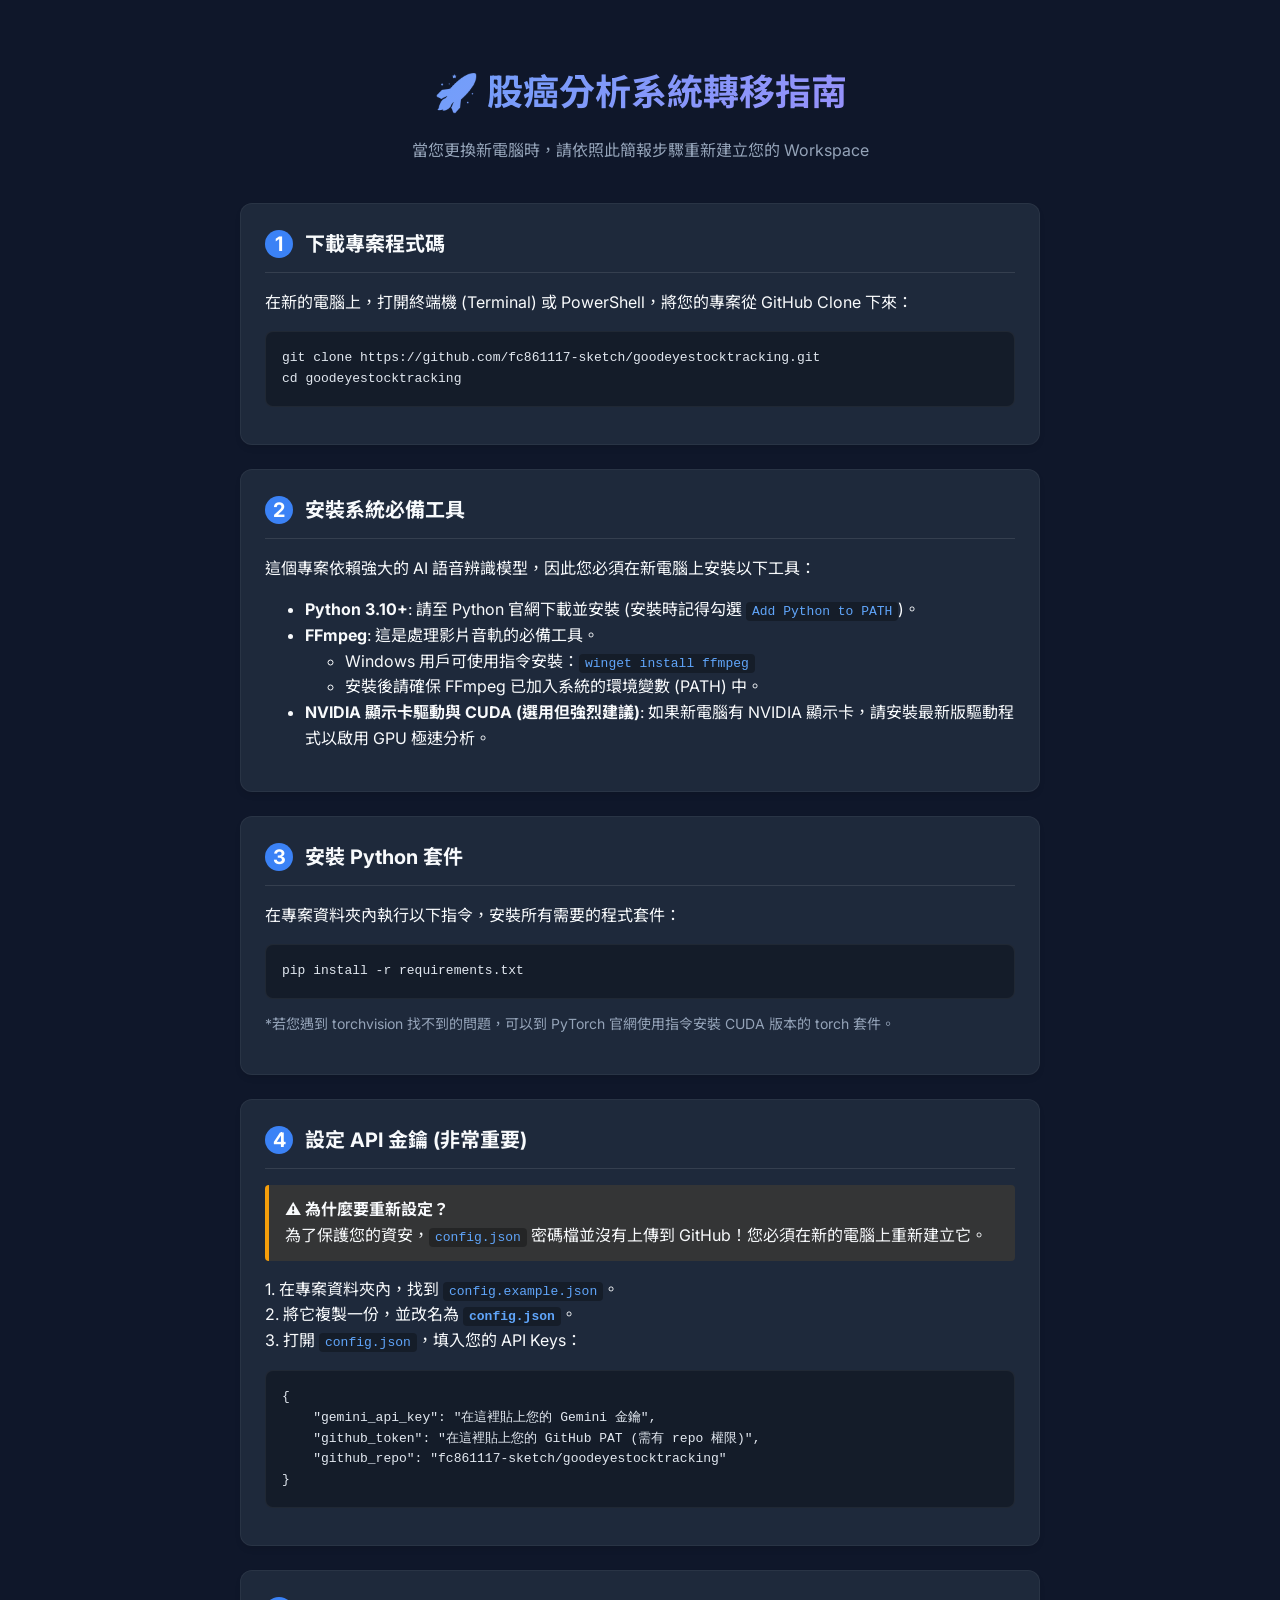
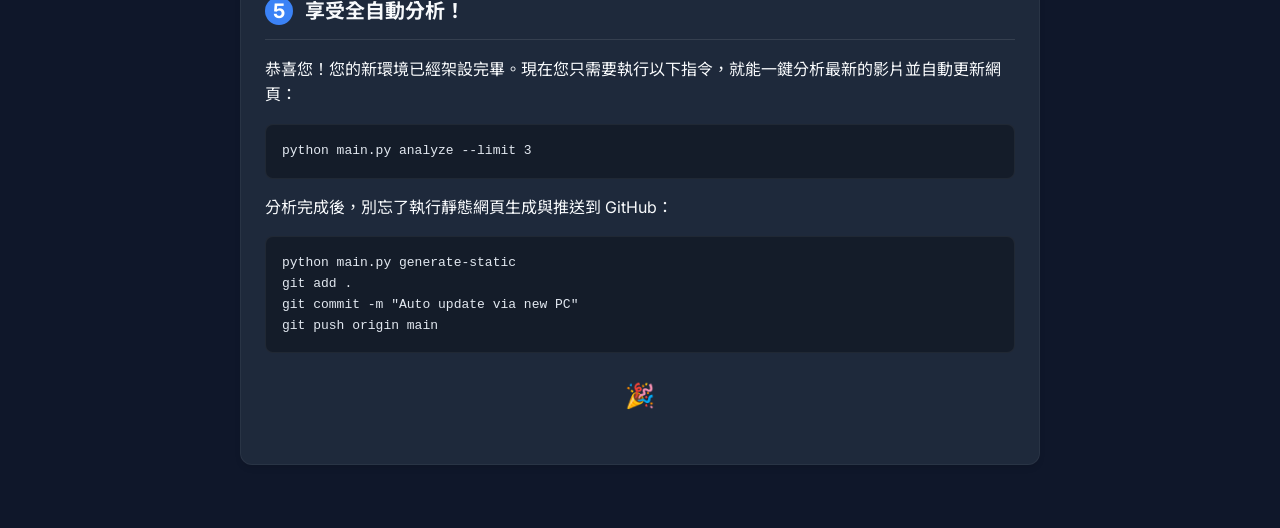
<file: docs/guide.html>
<!DOCTYPE html>
<html lang="zh-TW">
<head>
    <meta charset="UTF-8">
    <meta name="viewport" content="width=device-width, initial-scale=1.0">
    <title>股癌分析儀表板 | 新環境部署簡報 (Guide)</title>
    <link href="https://fonts.googleapis.com/css2?family=Inter:wght@300;400;500;600;700;800&family=Noto+Sans+TC:wght@300;400;500;700&display=swap" rel="stylesheet">
    <style>
        :root {
            --bg-dark: #0f172a;
            --bg-card: #1e293b;
            --text-primary: #f8fafc;
            --text-secondary: #94a3b8;
            --accent-primary: #3b82f6;
            --accent-secondary: #60a5fa;
            --green: #10b981;
            --yellow: #f59e0b;
        }
        body {
            font-family: 'Inter', 'Noto Sans TC', sans-serif;
            background-color: var(--bg-dark);
            color: var(--text-primary);
            line-height: 1.6;
            margin: 0;
            padding: 0;
        }
        .container {
            max-width: 800px;
            margin: 0 auto;
            padding: 40px 20px;
        }
        .header {
            text-align: center;
            margin-bottom: 40px;
        }
        .header h1 {
            font-size: 36px;
            margin-bottom: 10px;
            background: linear-gradient(135deg, var(--accent-secondary), #a78bfa);
            -webkit-background-clip: text;
            -webkit-text-fill-color: transparent;
        }
        .step-card {
            background: var(--bg-card);
            border-radius: 12px;
            padding: 24px;
            margin-bottom: 24px;
            box-shadow: 0 4px 6px -1px rgba(0, 0, 0, 0.1);
            border: 1px solid rgba(255, 255, 255, 0.05);
        }
        .step-number {
            display: inline-block;
            background: var(--accent-primary);
            color: white;
            width: 28px;
            height: 28px;
            text-align: center;
            line-height: 28px;
            border-radius: 50%;
            font-weight: bold;
            margin-right: 12px;
        }
        h2 {
            display: flex;
            align-items: center;
            font-size: 20px;
            margin-top: 0;
            border-bottom: 1px solid rgba(255, 255, 255, 0.1);
            padding-bottom: 12px;
        }
        code {
            background: rgba(0, 0, 0, 0.3);
            padding: 2px 6px;
            border-radius: 4px;
            font-family: monospace;
            color: var(--accent-secondary);
        }
        pre {
            background: rgba(0, 0, 0, 0.3);
            padding: 16px;
            border-radius: 8px;
            overflow-x: auto;
            border: 1px solid rgba(255,255,255,0.05);
        }
        pre code {
            background: transparent;
            padding: 0;
            color: #e2e8f0;
        }
        .alert {
            background: rgba(245, 158, 11, 0.1);
            border-left: 4px solid var(--yellow);
            padding: 12px 16px;
            border-radius: 4px;
            margin: 16px 0;
        }
    </style>
</head>
<body>
    <div class="container">
        <div class="header">
            <h1>🚀 股癌分析系統轉移指南</h1>
            <p style="color: var(--text-secondary)">當您更換新電腦時，請依照此簡報步驟重新建立您的 Workspace</p>
        </div>

        <div class="step-card">
            <h2><span class="step-number">1</span> 下載專案程式碼</h2>
            <p>在新的電腦上，打開終端機 (Terminal) 或 PowerShell，將您的專案從 GitHub Clone 下來：</p>
            <pre><code>git clone https://github.com/fc861117-sketch/goodeyestocktracking.git
cd goodeyestocktracking</code></pre>
        </div>

        <div class="step-card">
            <h2><span class="step-number">2</span> 安裝系統必備工具</h2>
            <p>這個專案依賴強大的 AI 語音辨識模型，因此您必須在新電腦上安裝以下工具：</p>
            <ul>
                <li><strong>Python 3.10+</strong>: 請至 Python 官網下載並安裝 (安裝時記得勾選 <code>Add Python to PATH</code>)。</li>
                <li><strong>FFmpeg</strong>: 這是處理影片音軌的必備工具。
                    <ul>
                        <li>Windows 用戶可使用指令安裝：<code>winget install ffmpeg</code></li>
                        <li>安裝後請確保 FFmpeg 已加入系統的環境變數 (PATH) 中。</li>
                    </ul>
                </li>
                <li><strong>NVIDIA 顯示卡驅動與 CUDA (選用但強烈建議)</strong>: 如果新電腦有 NVIDIA 顯示卡，請安裝最新版驅動程式以啟用 GPU 極速分析。</li>
            </ul>
        </div>

        <div class="step-card">
            <h2><span class="step-number">3</span> 安裝 Python 套件</h2>
            <p>在專案資料夾內執行以下指令，安裝所有需要的程式套件：</p>
            <pre><code>pip install -r requirements.txt</code></pre>
            <p style="font-size:14px; color:var(--text-secondary);">*若您遇到 torchvision 找不到的問題，可以到 PyTorch 官網使用指令安裝 CUDA 版本的 torch 套件。</p>
        </div>

        <div class="step-card">
            <h2><span class="step-number">4</span> 設定 API 金鑰 (非常重要)</h2>
            <div class="alert">
                <strong>⚠️ 為什麼要重新設定？</strong><br>
                為了保護您的資安，<code>config.json</code> 密碼檔並沒有上傳到 GitHub！您必須在新的電腦上重新建立它。
            </div>
            <p>1. 在專案資料夾內，找到 <code>config.example.json</code>。<br>
               2. 將它複製一份，並改名為 <strong><code>config.json</code></strong>。<br>
               3. 打開 <code>config.json</code>，填入您的 API Keys：
            </p>
            <pre><code>{
    "gemini_api_key": "在這裡貼上您的 Gemini 金鑰",
    "github_token": "在這裡貼上您的 GitHub PAT (需有 repo 權限)",
    "github_repo": "fc861117-sketch/goodeyestocktracking"
}</code></pre>
        </div>

        <div class="step-card">
            <h2><span class="step-number">5</span> 享受全自動分析！</h2>
            <p>恭喜您！您的新環境已經架設完畢。現在您只需要執行以下指令，就能一鍵分析最新的影片並自動更新網頁：</p>
            <pre><code>python main.py analyze --limit 3</code></pre>
            <p>分析完成後，別忘了執行靜態網頁生成與推送到 GitHub：</p>
            <pre><code>python main.py generate-static
git add .
git commit -m "Auto update via new PC"
git push origin main</code></pre>
            <p style="text-align:center; margin-top:24px; font-size:24px;">🎉</p>
        </div>
    </div>
</body>
</html>
</file>
